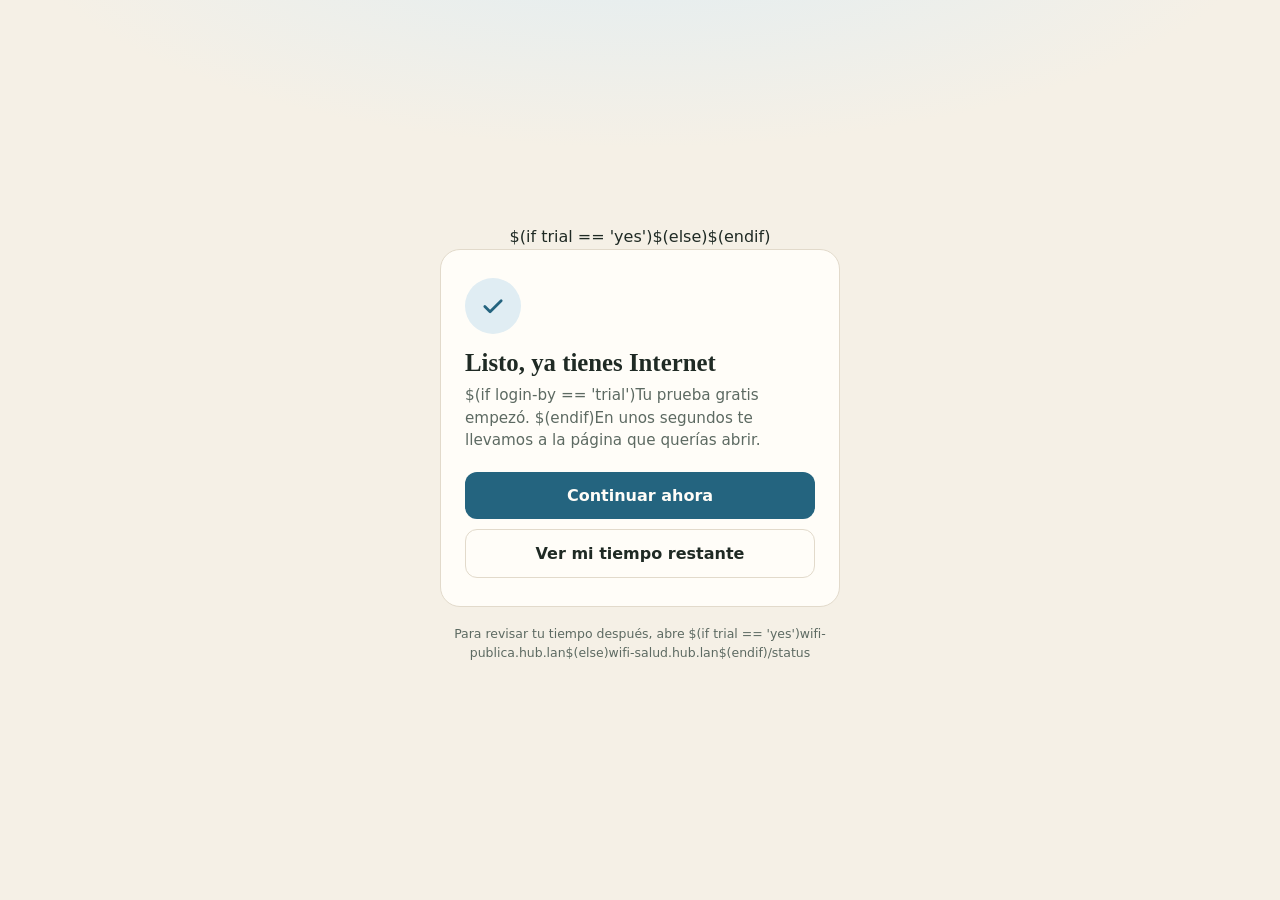
<file: configs/mikrotik/hotspot/alogin.html>
<!doctype html>
<!-- hotspot/alogin.html — se muestra justo después de iniciar sesión.
     Lleva a la página que la persona quería abrir ($(link-redirect)) a los 4 s.
     Sin ventana emergente: en celulares se bloquea. Usa hub.css. -->
<html lang="es">
<head>
<meta charset="utf-8">
<meta http-equiv="pragma" content="no-cache">
<meta http-equiv="expires" content="-1">
<meta name="viewport" content="width=device-width, initial-scale=1">
<meta name="color-scheme" content="light dark">
<meta http-equiv="refresh" content="4; url=$(link-redirect)">
<title>Hub Rural · Conectado</title>
<link rel="stylesheet" href="hub.css">
</head>
$(if trial == 'yes')<body>$(else)<body class="salud">$(endif)

<main class="card">
  <div class="ok"><svg viewBox="0 0 24 24" fill="none" stroke="currentColor" stroke-width="2.4" stroke-linecap="round" stroke-linejoin="round" aria-hidden="true"><path d="m5 12.5 4.5 4.5L19 7.5"/></svg></div>
  <h1>Listo, ya tienes Internet</h1>
  <p class="sub">$(if login-by == 'trial')Tu prueba gratis empezó. $(endif)En unos segundos te llevamos a la página que querías abrir.</p>

  <a class="btn" href="$(link-redirect)">Continuar ahora</a>
  <a class="btn sec" href="$(link-status)">Ver mi tiempo restante</a>
</main>

<p class="pie">Para revisar tu tiempo después, abre $(if trial == 'yes')wifi-publica.hub.lan$(else)wifi-salud.hub.lan$(endif)/status</p>
</body>
</html>
</file>
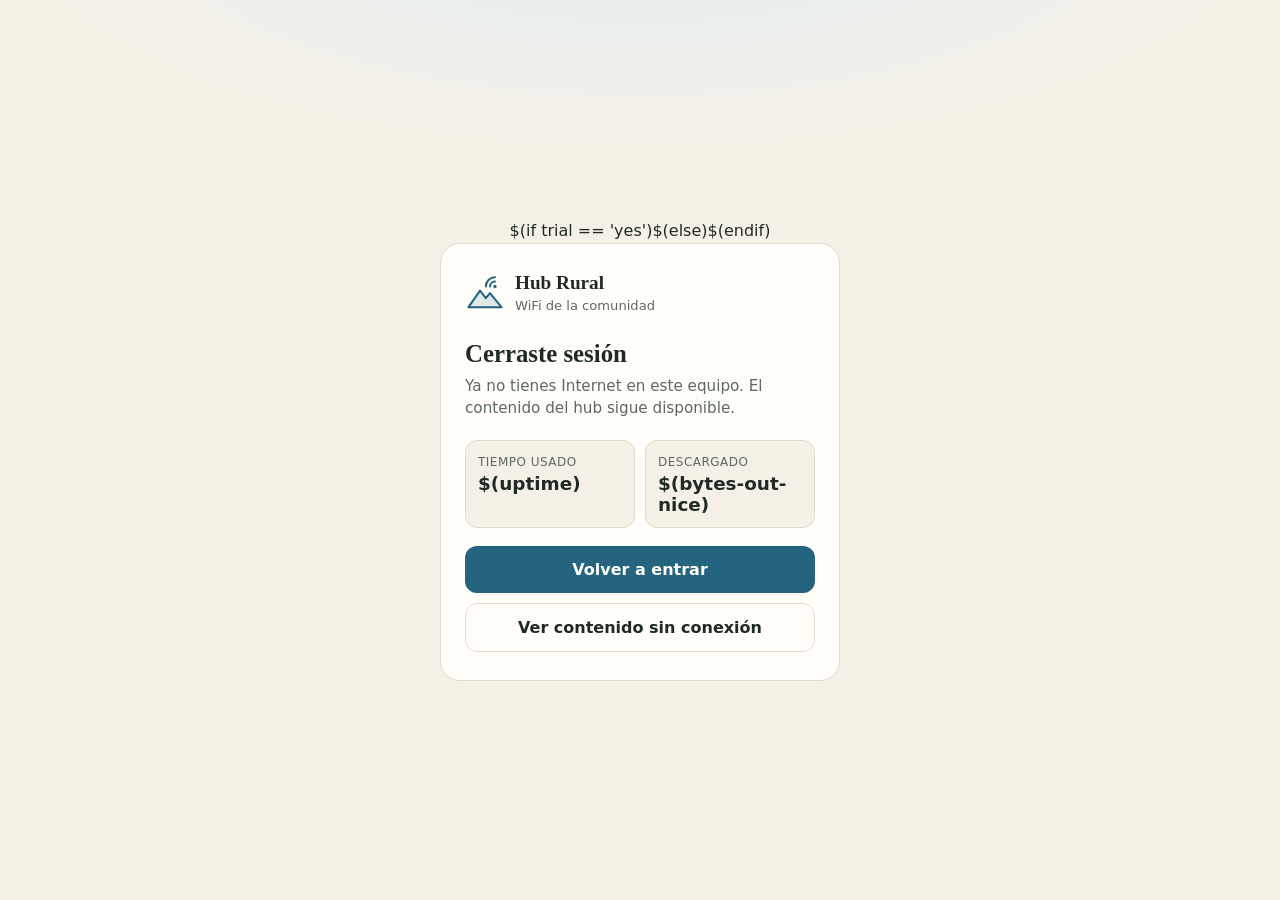
<file: configs/mikrotik/hotspot/logout.html>
<!doctype html>
<!-- hotspot/logout.html — resumen al cerrar sesión. Usa hub.css. -->
<html lang="es">
<head>
<meta charset="utf-8">
<meta http-equiv="pragma" content="no-cache">
<meta http-equiv="expires" content="-1">
<meta name="viewport" content="width=device-width, initial-scale=1">
<meta name="color-scheme" content="light dark">
<title>Hub Rural · Sesión cerrada</title>
<link rel="stylesheet" href="hub.css">
</head>
$(if trial == 'yes')<body>$(else)<body class="salud">$(endif)

<main class="card">
  <div class="marca">
    <svg viewBox="0 0 48 48" fill="none" stroke="currentColor" stroke-width="2.4" stroke-linecap="round" stroke-linejoin="round" aria-hidden="true">
      <path d="M4 40 18 20l7 9 5-6 14 17z" fill="currentColor" fill-opacity=".14"/>
      <path d="M30 15a6 6 0 0 1 6-6M25 15a11 11 0 0 1 11-11"/><circle cx="36" cy="15" r="2" fill="currentColor" stroke="none"/>
    </svg>
    <div><b>Hub Rural</b><small>WiFi de la comunidad</small></div>
  </div>

  <h1>Cerraste sesión</h1>
  <p class="sub">Ya no tienes Internet en este equipo. El contenido del hub sigue disponible.</p>

  <dl class="cifras">
    <div><dt>Tiempo usado</dt><dd>$(uptime)</dd></div>
    <div><dt>Descargado</dt><dd>$(bytes-out-nice)</dd></div>
  </dl>

  <a class="btn" href="$(link-login)">Volver a entrar</a>
  <a class="btn sec" href="https://portal.hub.lan">Ver contenido sin conexión</a>
</main>
</body>
</html>
</file>
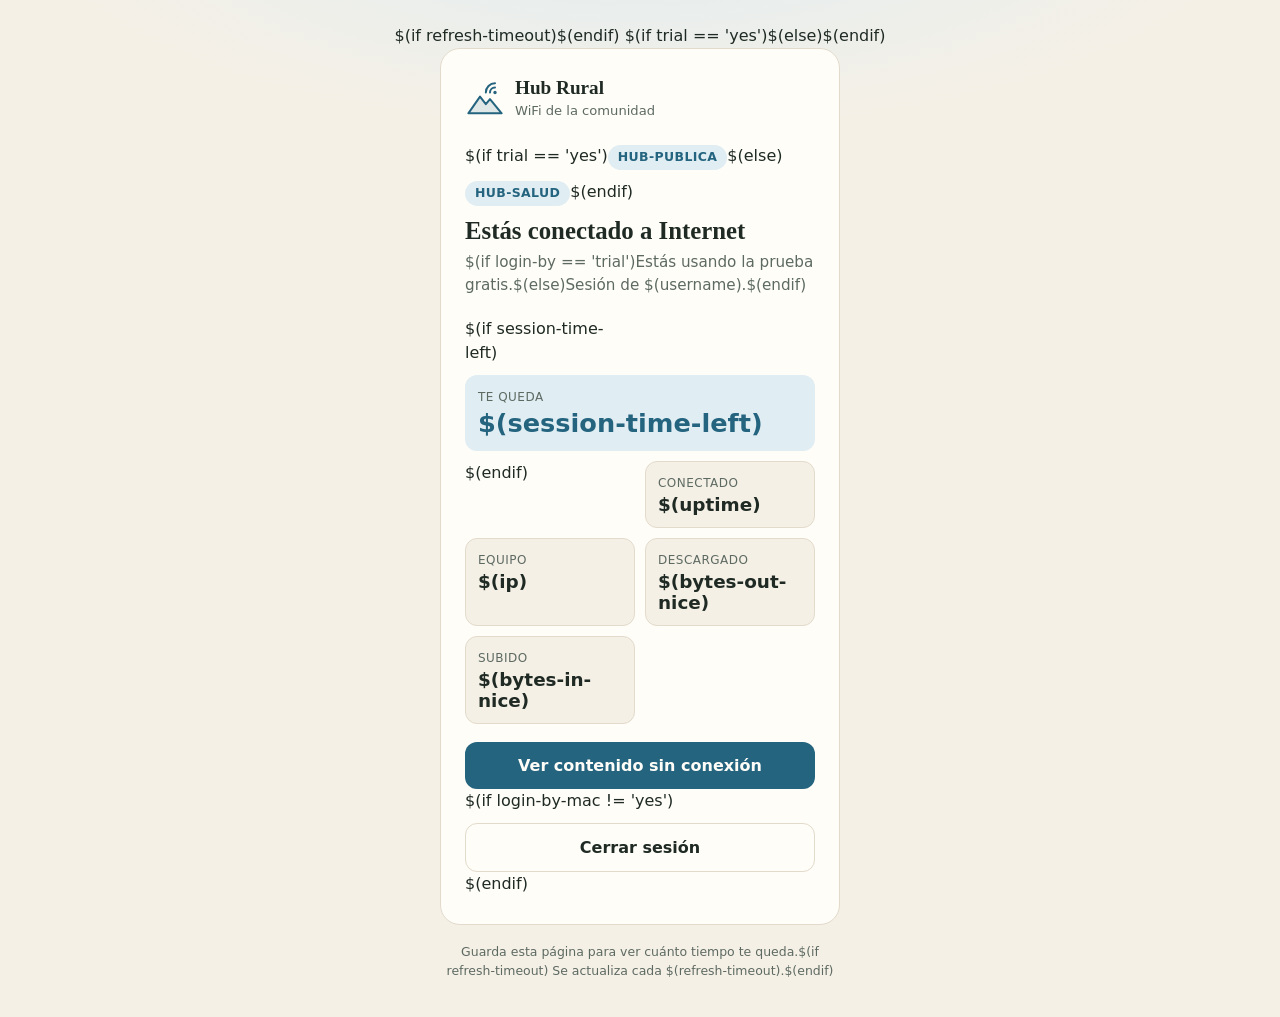
<file: configs/mikrotik/hotspot/status.html>
<!doctype html>
<!-- hotspot/status.html — estado de la sesión (https://wifi-publica.hub.lan/status o wifi-salud.hub.lan/status)
     Se refresca solo según refresh-timeout del perfil. Usa hub.css. -->
<html lang="es">
<head>
<meta charset="utf-8">
<meta http-equiv="pragma" content="no-cache">
<meta http-equiv="expires" content="-1">
<meta name="viewport" content="width=device-width, initial-scale=1">
<meta name="color-scheme" content="light dark">
$(if refresh-timeout)<meta http-equiv="refresh" content="$(refresh-timeout-secs)">$(endif)
<title>Hub Rural · Mi conexión</title>
<link rel="stylesheet" href="hub.css">
</head>
$(if trial == 'yes')<body>$(else)<body class="salud">$(endif)

<main class="card">
  <div class="marca">
    <svg viewBox="0 0 48 48" fill="none" stroke="currentColor" stroke-width="2.4" stroke-linecap="round" stroke-linejoin="round" aria-hidden="true">
      <path d="M4 40 18 20l7 9 5-6 14 17z" fill="currentColor" fill-opacity=".14"/>
      <path d="M30 15a6 6 0 0 1 6-6M25 15a11 11 0 0 1 11-11"/><circle cx="36" cy="15" r="2" fill="currentColor" stroke="none"/>
    </svg>
    <div><b>Hub Rural</b><small>WiFi de la comunidad</small></div>
  </div>

  $(if trial == 'yes')<span class="red">HUB-PUBLICA</span>$(else)<span class="red">HUB-SALUD</span>$(endif)
  <h1>Estás conectado a Internet</h1>
  <p class="sub">$(if login-by == 'trial')Estás usando la prueba gratis.$(else)Sesión de $(username).$(endif)</p>

  <dl class="cifras">
    $(if session-time-left)
    <div class="destacada"><dt>Te queda</dt><dd>$(session-time-left)</dd></div>
    $(endif)
    <div><dt>Conectado</dt><dd>$(uptime)</dd></div>
    <div><dt>Equipo</dt><dd>$(ip)</dd></div>
    <div><dt>Descargado</dt><dd>$(bytes-out-nice)</dd></div>
    <div><dt>Subido</dt><dd>$(bytes-in-nice)</dd></div>
  </dl>

  <a class="btn" href="https://portal.hub.lan">Ver contenido sin conexión</a>
  $(if login-by-mac != 'yes')
  <form action="$(link-logout)" name="logout">
    <button class="btn sec" type="submit">Cerrar sesión</button>
  </form>
  $(endif)
</main>

<p class="pie">Guarda esta página para ver cuánto tiempo te queda.$(if refresh-timeout) Se actualiza cada $(refresh-timeout).$(endif)</p>
</body>
</html>
</file>
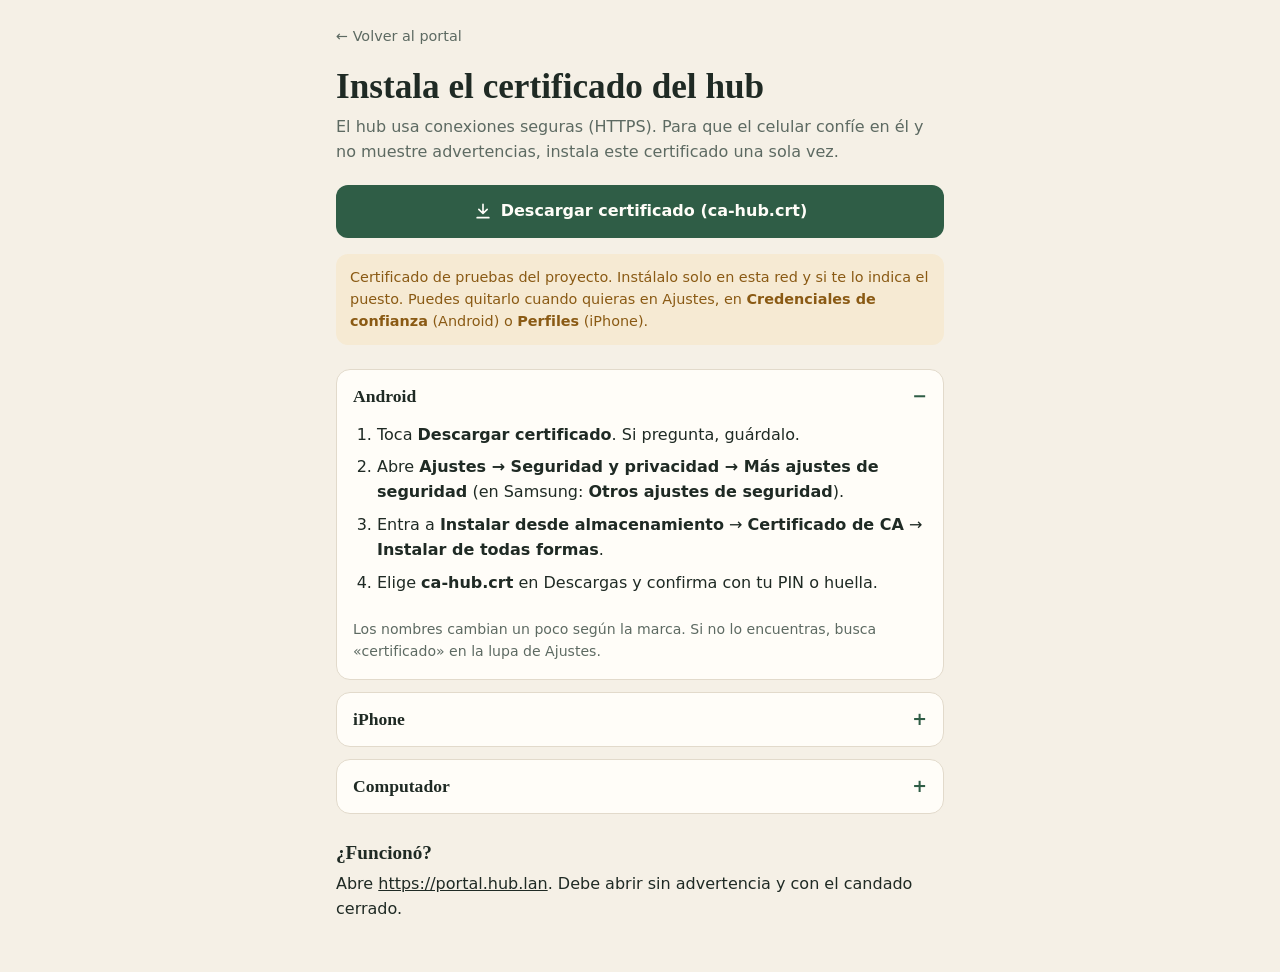
<file: configs/servidor/www/certificado.html>
<!doctype html>
<!-- /srv/cdn/www/certificado.html — cómo instalar la CA de pruebas del hub en el celular.
     Nginx la sirve también por HTTP (puerto 80), porque sin la CA instalada el HTTPS muestra advertencia.
     Autocontenida, sin recursos externos. -->
<html lang="es">
<head>
<meta charset="utf-8">
<meta name="viewport" content="width=device-width, initial-scale=1">
<meta name="color-scheme" content="light dark">
<title>Hub Rural · Certificado</title>
<style>
  :root {
    --bg: #f5f0e6; --surface: #fffdf8; --ink: #1f2a24; --muted: #5d6a62; --line: #e2dacb;
    --c: #2f5d46; --cs: #e3eee6; --warn: #8a5a14; --warn-soft: #f6ead3; --focus: #c7832f;
    --serif: ui-serif, "Iowan Old Style", "Palatino Linotype", Palatino, Georgia, serif;
    --sans: system-ui, -apple-system, "Segoe UI", Roboto, "Noto Sans", sans-serif;
  }
  @media (prefers-color-scheme: dark) {
    :root { --bg: #131916; --surface: #1b231f; --ink: #ebe5d9; --muted: #a2ada6; --line: #2b3530;
      --c: #84bc9e; --cs: #1f3128; --warn: #e6b866; --warn-soft: #33281a; --focus: #e0a556; }
  }
  * { box-sizing: border-box; }
  body { margin: 0; background: var(--bg); color: var(--ink); font: 16px/1.55 var(--sans); }
  a { color: inherit; }
  :focus-visible { outline: 3px solid var(--focus); outline-offset: 2px; }
  main { max-width: 640px; margin: 0 auto; padding: 24px 16px 40px; }
  .volver { font-size: .9rem; color: var(--muted); text-decoration: none; }
  h1 { font: 600 clamp(1.6rem, 5vw, 2.2rem)/1.15 var(--serif); margin: 18px 0 8px; }
  .lead { color: var(--muted); margin: 0 0 20px; }
  .btn { display: flex; align-items: center; justify-content: center; gap: 8px; padding: 14px; border-radius: 12px;
    font-weight: 600; text-decoration: none; background: var(--c); color: var(--surface); }
  .btn svg { width: 20px; height: 20px; }
  .aviso { background: var(--warn-soft); color: var(--warn); border-radius: 12px; padding: 12px 14px; font-size: .9rem; margin: 16px 0 24px; }
  details { background: var(--surface); border: 1px solid var(--line); border-radius: 14px; margin-bottom: 12px; }
  summary { cursor: pointer; padding: 16px; font: 600 1.1rem var(--serif); list-style: none; display: flex; justify-content: space-between; }
  summary::-webkit-details-marker { display: none; }
  summary::after { content: "+"; color: var(--c); font-family: var(--sans); }
  details[open] summary::after { content: "−"; }
  ol { margin: 0; padding: 0 16px 16px 40px; }
  li { margin-bottom: 8px; }
  li b { font-weight: 600; }
  .nota { color: var(--muted); font-size: .88rem; padding: 0 16px 16px; margin: 0; }
  h2 { font: 600 1.2rem var(--serif); margin: 28px 0 8px; }
  p { margin: 0 0 10px; }
</style>
</head>
<body>
<main>
  <a class="volver" href="https://portal.hub.lan">← Volver al portal</a>
  <h1>Instala el certificado del hub</h1>
  <p class="lead">El hub usa conexiones seguras (HTTPS). Para que el celular confíe en él y no muestre advertencias, instala este certificado una sola vez.</p>

  <a class="btn" href="/ca-hub.crt" download>
    <svg viewBox="0 0 24 24" fill="none" stroke="currentColor" stroke-width="2" stroke-linecap="round" stroke-linejoin="round" aria-hidden="true"><path d="M12 4v11M7 10l5 5 5-5M5 20h14"/></svg>
    Descargar certificado (ca-hub.crt)
  </a>

  <p class="aviso">Certificado de pruebas del proyecto. Instálalo solo en esta red y si te lo indica el puesto. Puedes quitarlo cuando quieras en Ajustes, en <b>Credenciales de confianza</b> (Android) o <b>Perfiles</b> (iPhone).</p>

  <details open>
    <summary>Android</summary>
    <ol>
      <li>Toca <b>Descargar certificado</b>. Si pregunta, guárdalo.</li>
      <li>Abre <b>Ajustes → Seguridad y privacidad → Más ajustes de seguridad</b> (en Samsung: <b>Otros ajustes de seguridad</b>).</li>
      <li>Entra a <b>Instalar desde almacenamiento</b> → <b>Certificado de CA</b> → <b>Instalar de todas formas</b>.</li>
      <li>Elige <b>ca-hub.crt</b> en Descargas y confirma con tu PIN o huella.</li>
    </ol>
    <p class="nota">Los nombres cambian un poco según la marca. Si no lo encuentras, busca «certificado» en la lupa de Ajustes.</p>
  </details>

  <details>
    <summary>iPhone</summary>
    <ol>
      <li>Abre esta página en <b>Safari</b> y toca <b>Descargar certificado</b> → <b>Permitir</b>.</li>
      <li>Ve a <b>Ajustes → Perfil descargado → Instalar</b> y escribe tu código.</li>
      <li>Luego <b>Ajustes → General → Información → Ajustes de confianza de certificados</b> y activa <b>CA Hub Rural (solo pruebas)</b>.</li>
    </ol>
  </details>

  <details>
    <summary>Computador</summary>
    <ol>
      <li><b>Windows:</b> abre el archivo → <b>Instalar certificado</b> → <b>Equipo local</b> → <b>Entidades de certificación raíz de confianza</b>.</li>
      <li><b>Firefox:</b> Ajustes → Privacidad → <b>Ver certificados</b> → Autoridades → <b>Importar</b>.</li>
    </ol>
  </details>

  <h2>¿Funcionó?</h2>
  <p>Abre <a href="https://portal.hub.lan">https://portal.hub.lan</a>. Debe abrir sin advertencia y con el candado cerrado.</p>
</main>
</body>
</html>
</file>
<file: configs/mikrotik/hotspot/hub.css>
/* hotspot/hub.css — estilo común de las páginas del Hotspot (login, alogin, status, logout, error)
   Mismos colores y tipografías que el portal (https://portal.hub.lan). Sin fuentes externas. */
:root {
  --bg: #f5f0e6; --surface: #fffdf8; --ink: #1f2a24; --muted: #5d6a62; --line: #e2dacb;
  --c: #2f5d46; --cs: #e3eee6; --alert: #a3352a; --alert-soft: #f8e4e0; --focus: #c7832f;
  --serif: ui-serif, "Iowan Old Style", "Palatino Linotype", Palatino, Georgia, serif;
  --sans: system-ui, -apple-system, "Segoe UI", Roboto, "Noto Sans", sans-serif;
}
.salud { --c: #24647f; --cs: #e0edf3; }
@media (prefers-color-scheme: dark) {
  :root { --bg: #131916; --surface: #1b231f; --ink: #ebe5d9; --muted: #a2ada6; --line: #2b3530;
    --c: #84bc9e; --cs: #1f3128; --alert: #f0a08f; --alert-soft: #3a1f1a; --focus: #e0a556; }
  .salud { --c: #80b8d3; --cs: #1a2c35; }
}
* { box-sizing: border-box; }
body { margin: 0; min-height: 100vh; display: flex; flex-direction: column; align-items: center; justify-content: center;
  padding: 24px 16px; background: var(--bg) radial-gradient(900px 340px at 50% -10%, var(--cs), transparent 70%) no-repeat;
  color: var(--ink); font: 16px/1.5 var(--sans); }
a { color: inherit; }
:focus-visible { outline: 3px solid var(--focus); outline-offset: 2px; }

.card { width: 100%; max-width: 400px; background: var(--surface); border: 1px solid var(--line); border-radius: 20px; padding: 28px 24px; }
.marca { display: flex; align-items: center; gap: 10px; margin-bottom: 22px; }
.marca svg { width: 40px; height: 40px; color: var(--c); flex: none; }
.marca b { font: 600 1.2rem/1.1 var(--serif); display: block; }
.marca small { color: var(--muted); font-size: .82rem; }
.red { display: inline-block; font-size: .78rem; font-weight: 600; letter-spacing: .03em; color: var(--c); background: var(--cs);
  padding: 3px 10px; border-radius: 99px; margin-bottom: 10px; }
h1 { font: 600 1.55rem/1.2 var(--serif); margin: 0 0 6px; }
.sub { color: var(--muted); margin: 0 0 20px; font-size: .95rem; }
.alert { background: var(--alert-soft); color: var(--alert); border-radius: 10px; padding: 10px 12px; font-size: .9rem; margin: 0 0 16px; }

.btn { display: flex; align-items: center; justify-content: center; gap: 8px; width: 100%; padding: 14px; border-radius: 12px; border: 0;
  font: 600 1rem var(--sans); text-decoration: none; cursor: pointer; background: var(--c); color: var(--surface); }
.btn.sec { background: transparent; color: var(--ink); border: 1px solid var(--line); margin-top: 10px; }
.btn svg { width: 20px; height: 20px; }
form { margin: 0; }

ul.datos { list-style: none; margin: 16px 0 0; padding: 0; display: grid; gap: 6px; font-size: .88rem; color: var(--muted); }
ul.datos li::before { content: "·"; color: var(--c); font-weight: 700; margin-right: 8px; }

label { display: block; font-size: .88rem; font-weight: 600; margin: 0 0 6px; }
input[type=text], input[type=password] { width: 100%; font: inherit; padding: 12px 14px; border-radius: 10px; border: 1px solid var(--line);
  background: var(--bg); color: var(--ink); margin-bottom: 14px; }
.sep { display: flex; align-items: center; gap: 10px; color: var(--muted); font-size: .8rem; margin: 18px 0 8px; }
.sep::before, .sep::after { content: ""; flex: 1; height: 1px; background: var(--line); }

/* Cifras de la sesión (status y logout) */
.cifras { display: grid; grid-template-columns: 1fr 1fr; gap: 10px; margin: 0 0 18px; }
.cifras div { background: var(--bg); border: 1px solid var(--line); border-radius: 12px; padding: 12px; }
.cifras dt { font-size: .75rem; color: var(--muted); text-transform: uppercase; letter-spacing: .04em; }
.cifras dd { margin: 2px 0 0; font: 600 1.15rem var(--sans); font-variant-numeric: tabular-nums; }
.cifras .destacada { grid-column: 1 / -1; background: var(--cs); border-color: transparent; }
.cifras .destacada dd { font-size: 1.6rem; color: var(--c); }

.ok { width: 56px; height: 56px; border-radius: 50%; display: grid; place-items: center; background: var(--cs); color: var(--c); margin-bottom: 14px; }
.ok svg { width: 28px; height: 28px; }

.pie { margin-top: 18px; color: var(--muted); font-size: .78rem; text-align: center; max-width: 400px; }
</file>
